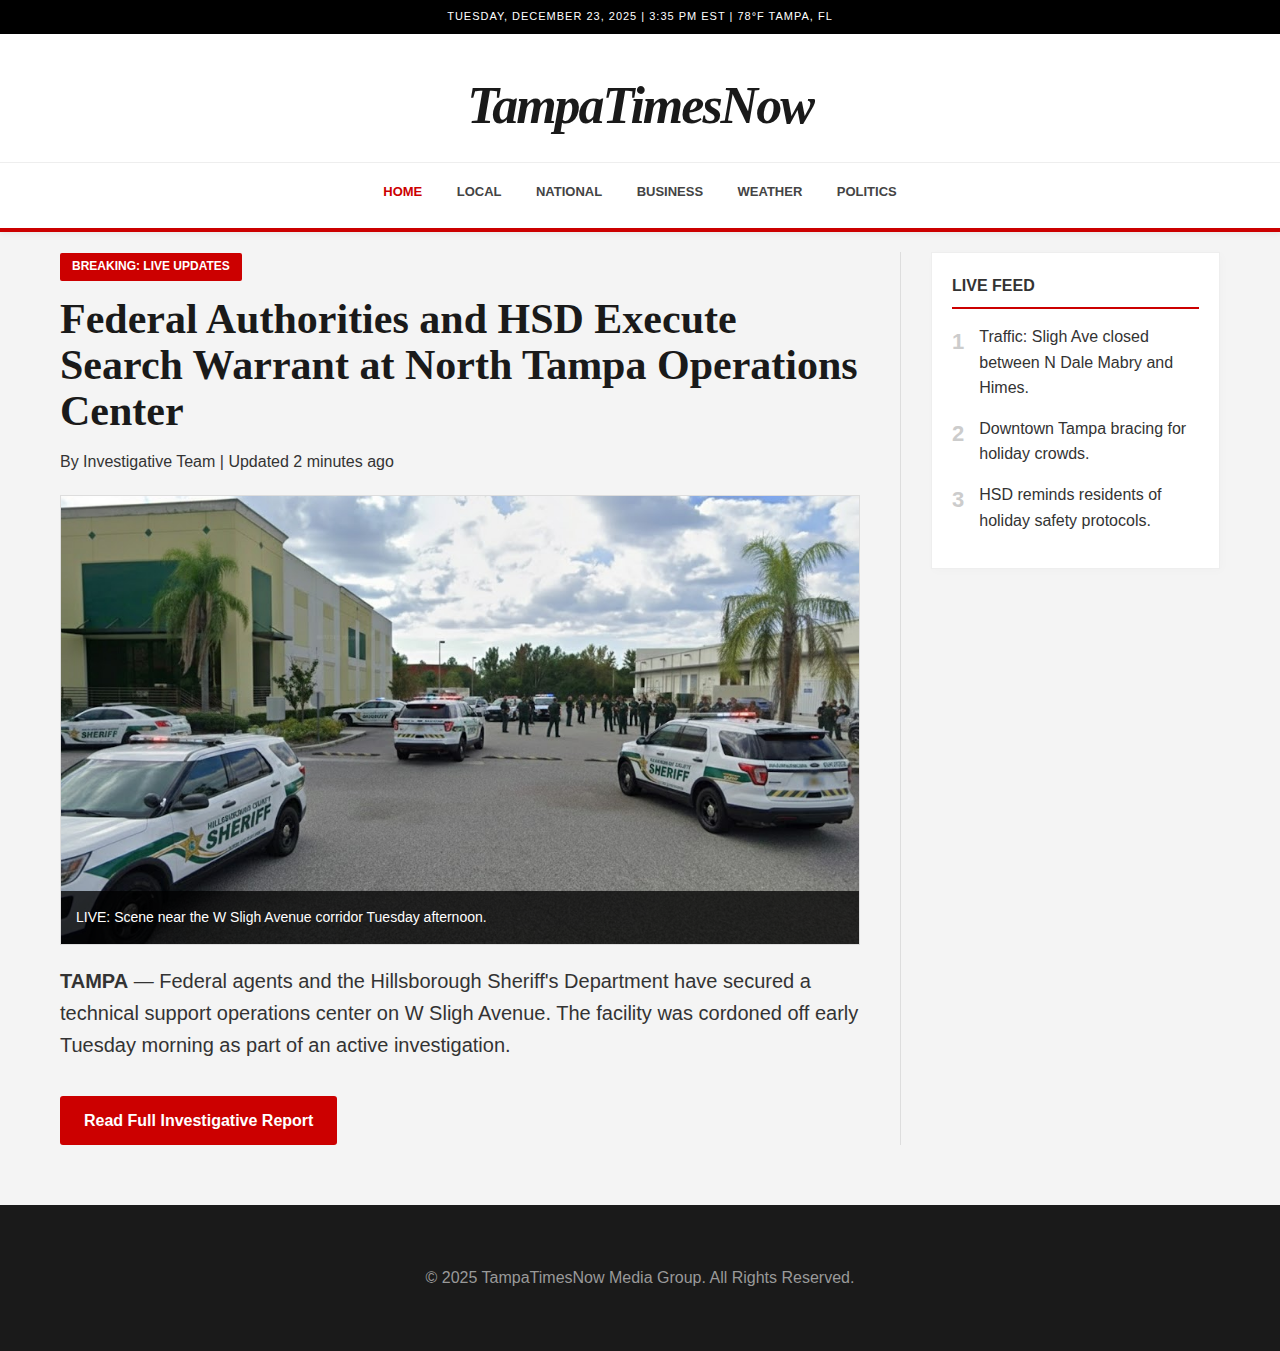
<file: index.html>
<!DOCTYPE html>
<html lang="en">
<head>
    <meta charset="UTF-8">
    <meta name="viewport" content="width=device-width, initial-scale=1.0">
    <title>TampaTimesNow | Breaking News, Weather, and Local Updates</title>
    <link rel="stylesheet" href="style.css">
</head>
<body>
    <div class="top-bar">
        <p>Tuesday, December 23, 2025 | 3:35 PM EST | 78°F Tampa, FL</p>
    </div>

    <header>
        <div class="logo">TampaTimesNow</div>
        <nav>
            <ul>
                <li><a href="index.html" class="active">Home</a></li>
                <li><a href="local.html">Local</a></li>
                <li><a href="national.html">National</a></li>
                <li><a href="business.html">Business</a></li>
                <li><a href="weather.html">Weather</a></li>
                <li><a href="politics.html">Politics</a></li>
            </ul>
        </nav>
    </header>

    <main class="container">
        <section class="hero">
            <div class="breaking-badge">BREAKING: LIVE UPDATES</div>
            <h1>Federal Authorities and HSD Execute Search Warrant at North Tampa Operations Center</h1>
            <p class="byline">By Investigative Team | Updated 2 minutes ago</p>
            
            <div class="hero-image" style="background-image: url('picture.jpg'); background-size: cover; background-position: center;">
                <div class="image-overlay">
                    <p>LIVE: Scene near the W Sligh Avenue corridor Tuesday afternoon.</p>
                </div>
            </div>

            <p class="lead-text">
                <strong>TAMPA</strong> — Federal agents and the Hillsborough Sheriff's Department have secured a technical support operations center on W Sligh Avenue. The facility was cordoned off early Tuesday morning as part of an active investigation.
            </p>
            <a href="article.html" class="read-more">Read Full Investigative Report</a>
        </section>

        <aside class="sidebar">
            <div class="sidebar-box">
                <h3>Live Feed</h3>
                <div class="trending-item">
                    <span class="rank">1</span>
                    <p>Traffic: Sligh Ave closed between N Dale Mabry and Himes.</p>
                </div>
                <div class="trending-item">
                    <span class="rank">2</span>
                    <p>Downtown Tampa bracing for holiday crowds.</p>
                </div>
                <div class="trending-item">
                    <span class="rank">3</span>
                    <p>HSD reminds residents of holiday safety protocols.</p>
                </div>
            </div>
        </aside>
    </main>

    <footer>
        <p>&copy; 2025 TampaTimesNow Media Group. All Rights Reserved.</p>
    </footer>
</body>
</html>
</file>
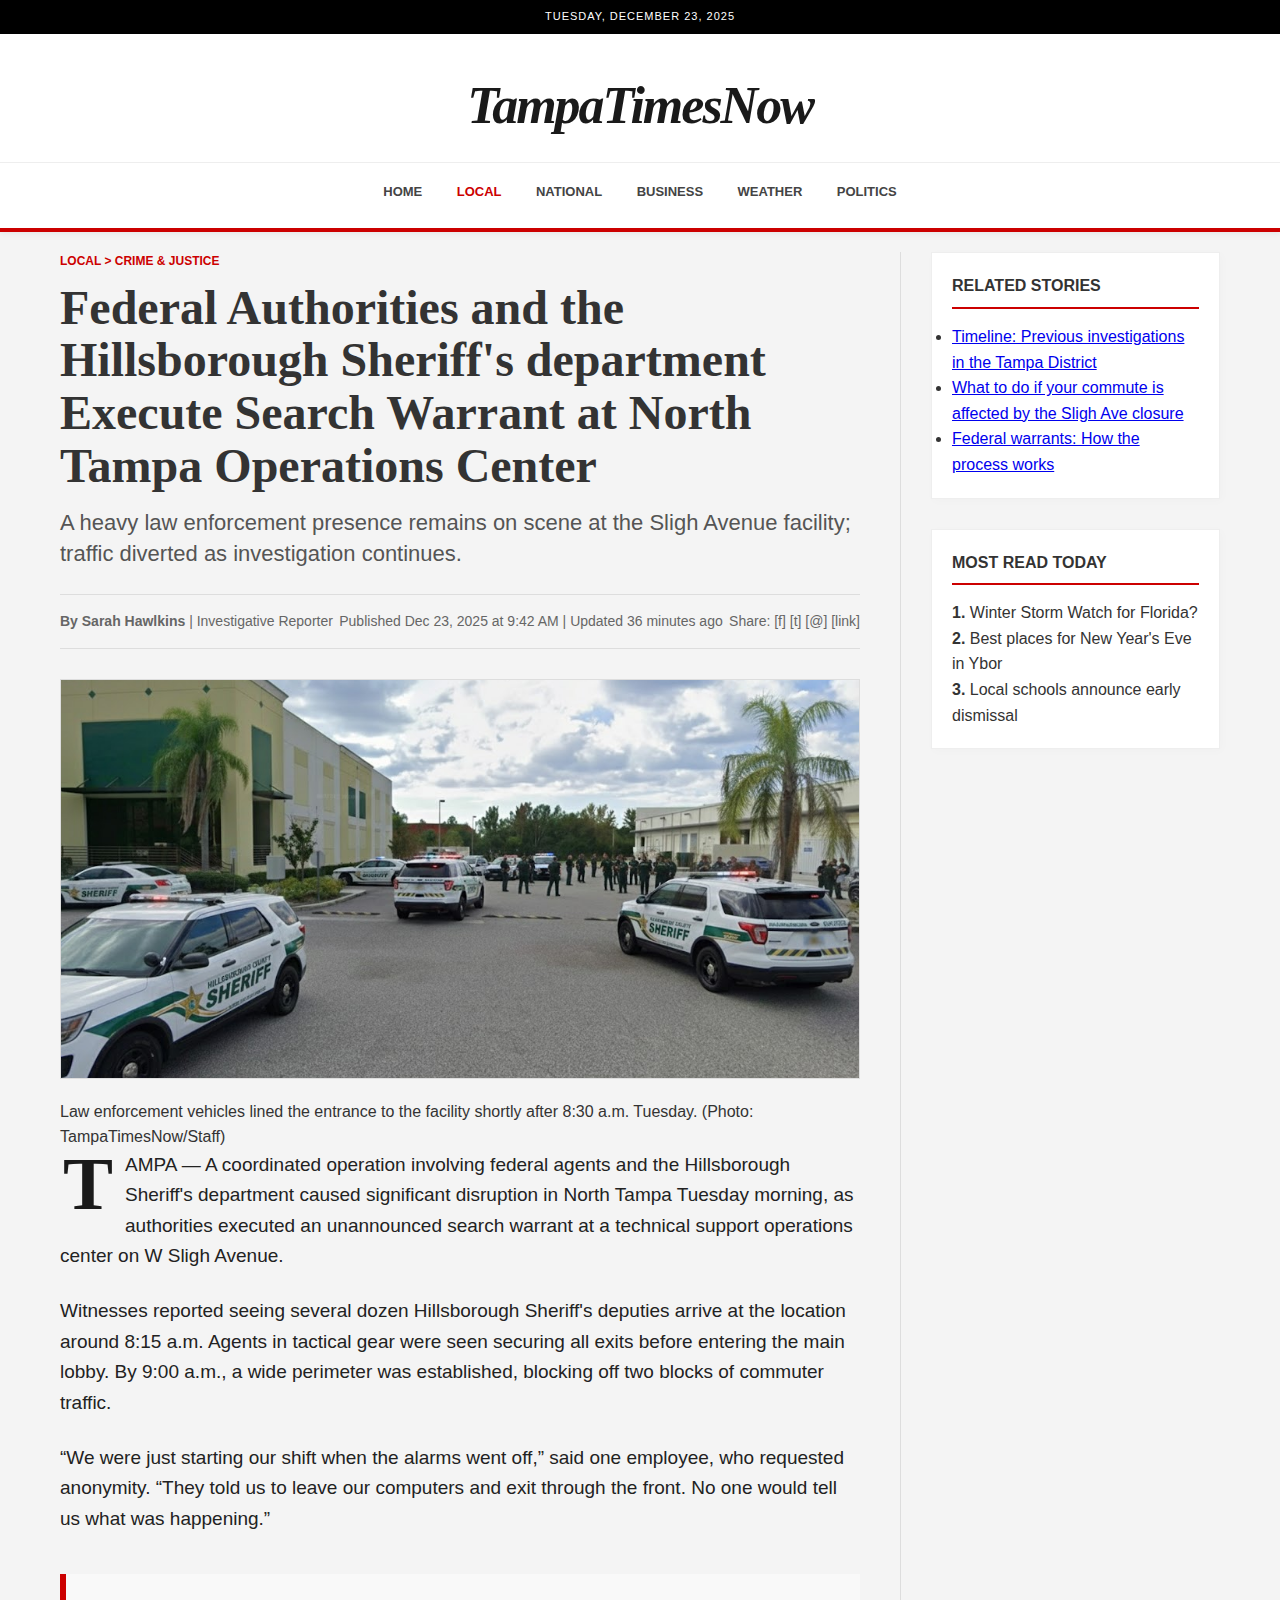
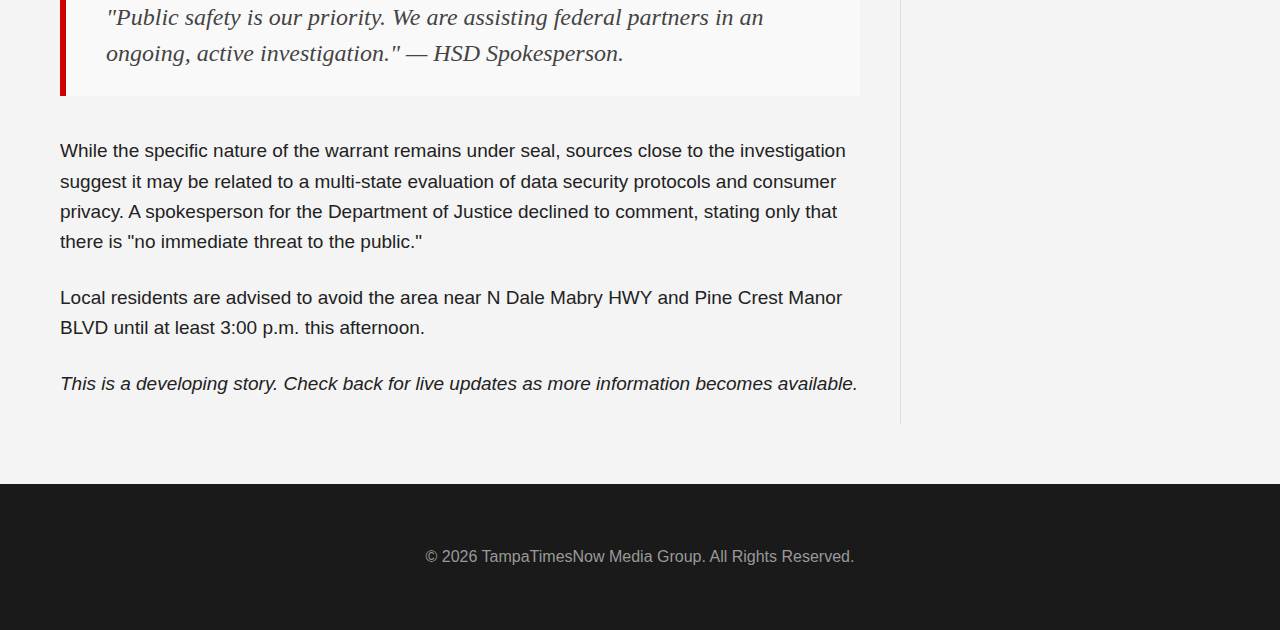
<file: article.html>
<!DOCTYPE html>
<html lang="en">
<head>
    <meta charset="UTF-8">
    <meta name="viewport" content="width=device-width, initial-scale=1.0">
    <title>Federal Raid in North Tampa: What We Know So Far | TampaTimesNow</title>
    <link rel="stylesheet" href="style.css">
</head>
<body>
    <div class="top-bar">
        <p>Tuesday, December 23, 2025</p>
    </div>

    <header>
        <div class="logo">TampaTimesNow</div>
        <nav>
            <ul>
                <li><a href="index.html">Home</a></li>
                <li><a href="local.html" class="active">Local</a></li>
                <li><a href="national.html">National</a></li>
                <li><a href="business.html">Business</a></li>
                <li><a href="weather.html">Weather</a></li>
                <li><a href="politics.html">Politics</a></li>
            </ul>
        </nav>
    </header>

    <main class="container article-layout">
        <article class="full-story">
            <nav class="breadcrumb">Local > Crime & Justice</nav>
            
            <h1 class="article-headline">Federal Authorities and the Hillsborough Sheriff's department Execute Search Warrant at North Tampa Operations Center</h1>
            <p class="article-subhead">A heavy law enforcement presence remains on scene at the Sligh Avenue facility; traffic diverted as investigation continues.</p>
            
            <div class="article-meta">
                <p><strong>By Sarah Hawlkins</strong> | Investigative Reporter</p>
                <p>Published Dec 23, 2025 at 9:42 AM | Updated 36 minutes ago</p>
                <div class="social-icons">Share: [f] [t] [@] [link]</div>
            </div>

            <figure class="main-image">
                <!-- Updated Image Section -->
                <div class="hero-image" style="height: 400px; background-image: url('picture.jpg'); background-size: cover; background-position: center;">
                </div>
                <figcaption>Law enforcement vehicles lined the entrance to the facility shortly after 8:30 a.m. Tuesday. (Photo: TampaTimesNow/Staff)</figcaption>
            </figure>

            <div class="article-body">
                <p><span class="drop-cap">T</span>AMPA — A coordinated operation involving federal agents and the Hillsborough Sheriff's department caused significant disruption in North Tampa Tuesday morning, as authorities executed an unannounced search warrant at a technical support operations center on W Sligh Avenue.</p>
                
                <p>Witnesses reported seeing several dozen Hillsborough Sheriff's deputies arrive at the location around 8:15 a.m. Agents in tactical gear were seen securing all exits before entering the main lobby. By 9:00 a.m., a wide perimeter was established, blocking off two blocks of commuter traffic.</p>
                
                <p>“We were just starting our shift when the alarms went off,” said one employee, who requested anonymity. “They told us to leave our computers and exit through the front. No one would tell us what was happening.”</p>

                <blockquote>"Public safety is our priority. We are assisting federal partners in an ongoing, active investigation." — HSD Spokesperson.</blockquote>

                <p>While the specific nature of the warrant remains under seal, sources close to the investigation suggest it may be related to a multi-state evaluation of data security protocols and consumer privacy. A spokesperson for the Department of Justice declined to comment, stating only that there is "no immediate threat to the public."</p>

                <p>Local residents are advised to avoid the area near N Dale Mabry HWY and Pine Crest Manor BLVD until at least 3:00 p.m. this afternoon.</p>
                
                <p><em>This is a developing story. Check back for live updates as more information becomes available.</em></p>
            </div>
        </article>

        <aside class="sidebar">
            <div class="sidebar-box related">
                <h3>Related Stories</h3>
                <ul>
                    <li><a href="#">Timeline: Previous investigations in the Tampa District</a></li>
                    <li><a href="#">What to do if your commute is affected by the Sligh Ave closure</a></li>
                    <li><a href="#">Federal warrants: How the process works</a></li>
                </ul>
            </div>
            <div class="sidebar-box most-read">
                <h3>Most Read Today</h3>
                <p><strong>1.</strong> Winter Storm Watch for Florida?</p>
                <p><strong>2.</strong> Best places for New Year's Eve in Ybor</p>
                <p><strong>3.</strong> Local schools announce early dismissal</p>
            </div>
        </aside>
    </main>

    <footer>
        <p>&copy; 2026 TampaTimesNow Media Group. All Rights Reserved.</p>
    </footer>
</body>
</html>
</file>
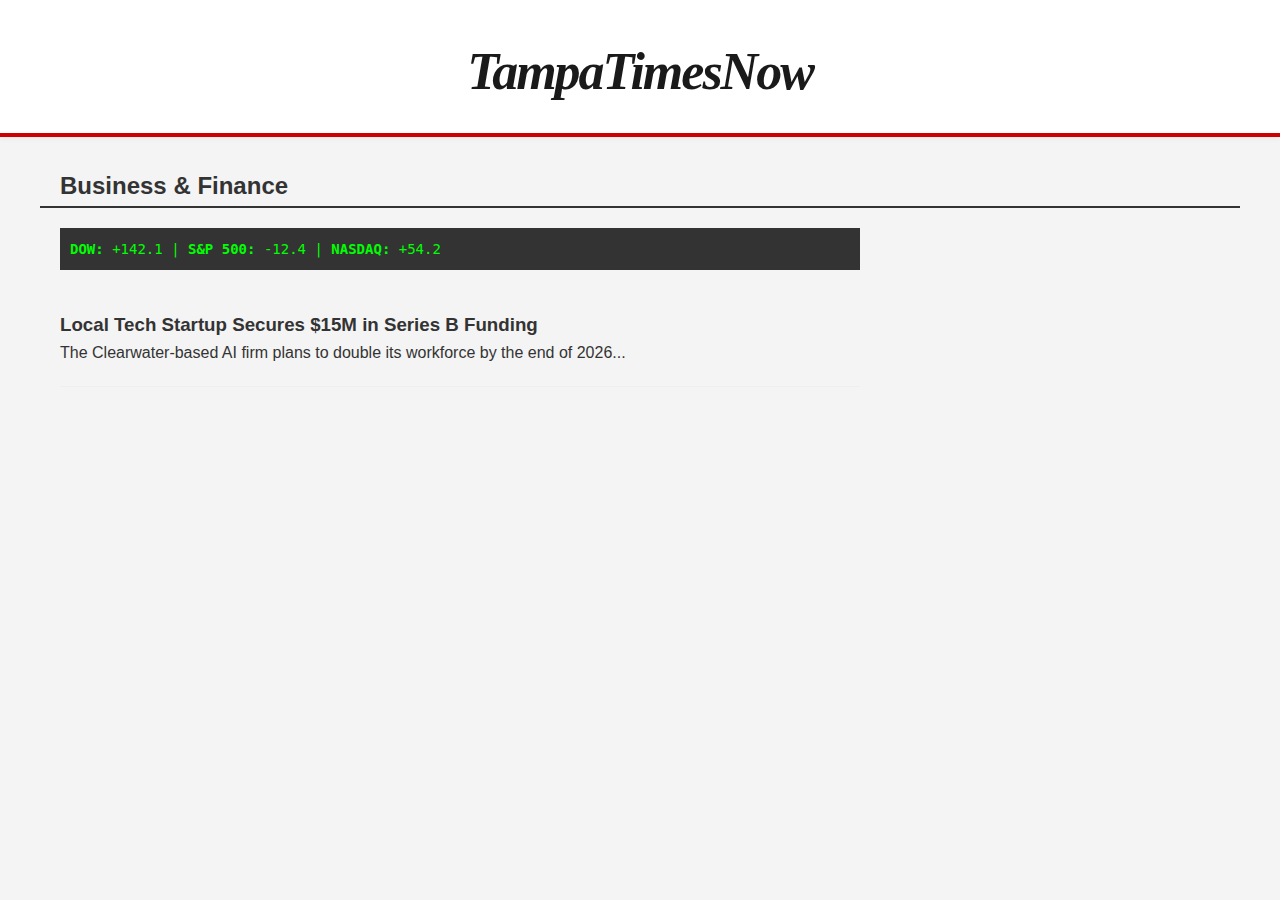
<file: business.html>
<!DOCTYPE html>
<html lang="en">
<head>
    <meta charset="UTF-8"><title>Business | TampaTimesNow</title>
    <link rel="stylesheet" href="style.css">
</head>
<body>
    <header><div class="logo">TampaTimesNow</div></header>
    <div class="section-header"><h2>Business & Finance</h2></div>
    <main class="container">
        <section class="news-list">
            <div class="market-ticker">
                <p><strong>DOW:</strong> +142.1 | <strong>S&P 500:</strong> -12.4 | <strong>NASDAQ:</strong> +54.2</p>
            </div>
            <div class="article-snippet">
                <h3>Local Tech Startup Secures $15M in Series B Funding</h3>
                <p>The Clearwater-based AI firm plans to double its workforce by the end of 2026...</p>
            </div>
        </section>
    </main>
</body>
</html>
</file>
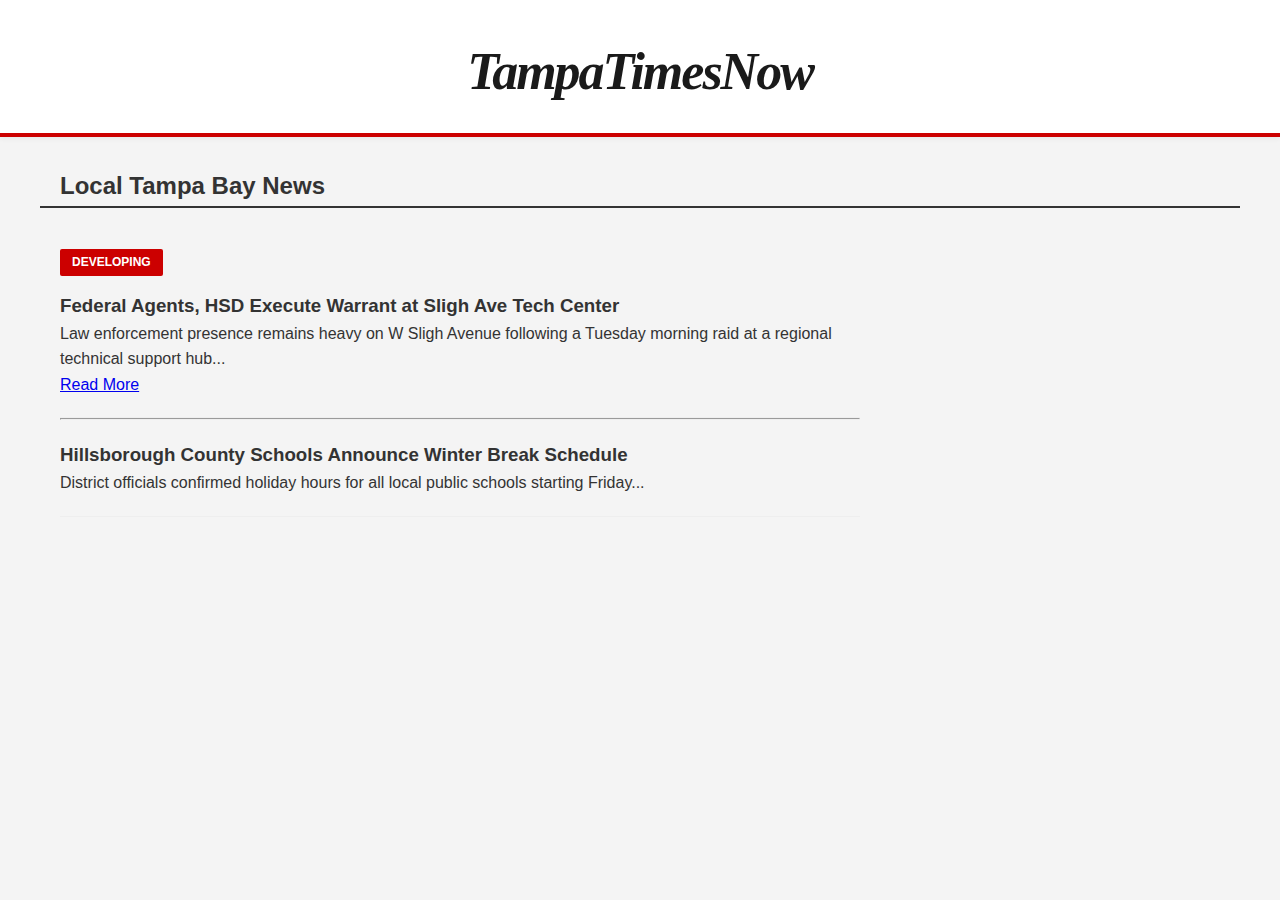
<file: local.html>
<!DOCTYPE html>
<html lang="en">
<head>
    <meta charset="UTF-8"><title>Local News | TampaTimesNow</title>
    <link rel="stylesheet" href="style.css">
</head>
<body>
    <header><div class="logo">TampaTimesNow</div></header>
    <div class="section-header"><h2>Local Tampa Bay News</h2></div>
    <main class="container">
        <section class="news-list">
            <div class="article-snippet">
                <span class="breaking-badge">DEVELOPING</span>
                <h3>Federal Agents, HSD Execute Warrant at Sligh Ave Tech Center</h3>
                <p>Law enforcement presence remains heavy on W Sligh Avenue following a Tuesday morning raid at a regional technical support hub...</p>
                <a href="article.html">Read More</a>
            </div>
            <hr>
            <div class="article-snippet">
                <h3>Hillsborough County Schools Announce Winter Break Schedule</h3>
                <p>District officials confirmed holiday hours for all local public schools starting Friday...</p>
            </div>
        </section>
    </main>
</body>
</html>
</file>
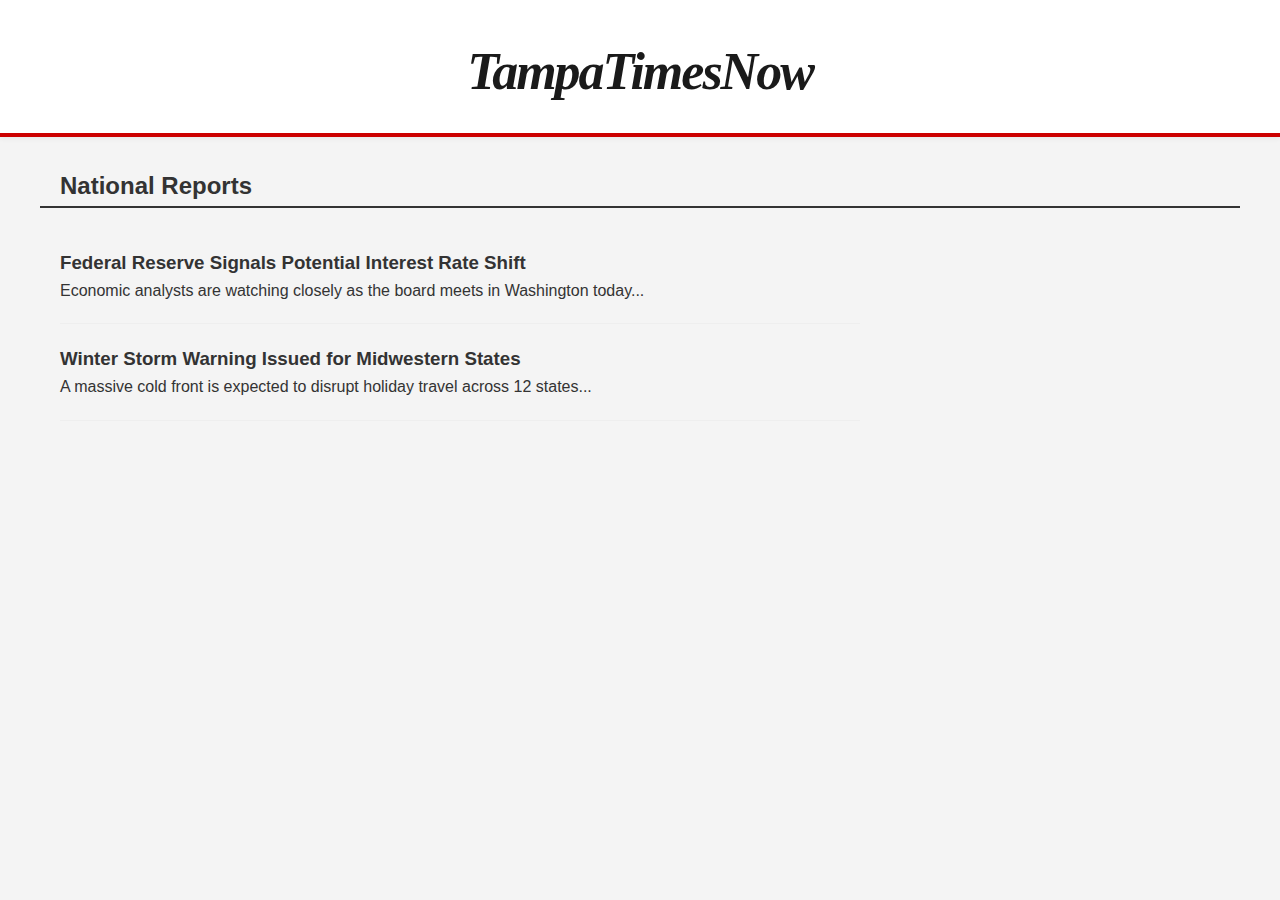
<file: national.html>
<!DOCTYPE html>
<html lang="en">
<head>
    <meta charset="UTF-8"><title>National News | TampaTimesNow</title>
    <link rel="stylesheet" href="style.css">
</head>
<body>
    <header><div class="logo">TampaTimesNow</div></header>
    <div class="section-header"><h2>National Reports</h2></div>
    <main class="container">
        <section class="news-list">
            <div class="article-snippet">
                <h3>Federal Reserve Signals Potential Interest Rate Shift</h3>
                <p>Economic analysts are watching closely as the board meets in Washington today...</p>
            </div>
            <div class="article-snippet">
                <h3>Winter Storm Warning Issued for Midwestern States</h3>
                <p>A massive cold front is expected to disrupt holiday travel across 12 states...</p>
            </div>
        </section>
    </main>
</body>
</html>
</file>
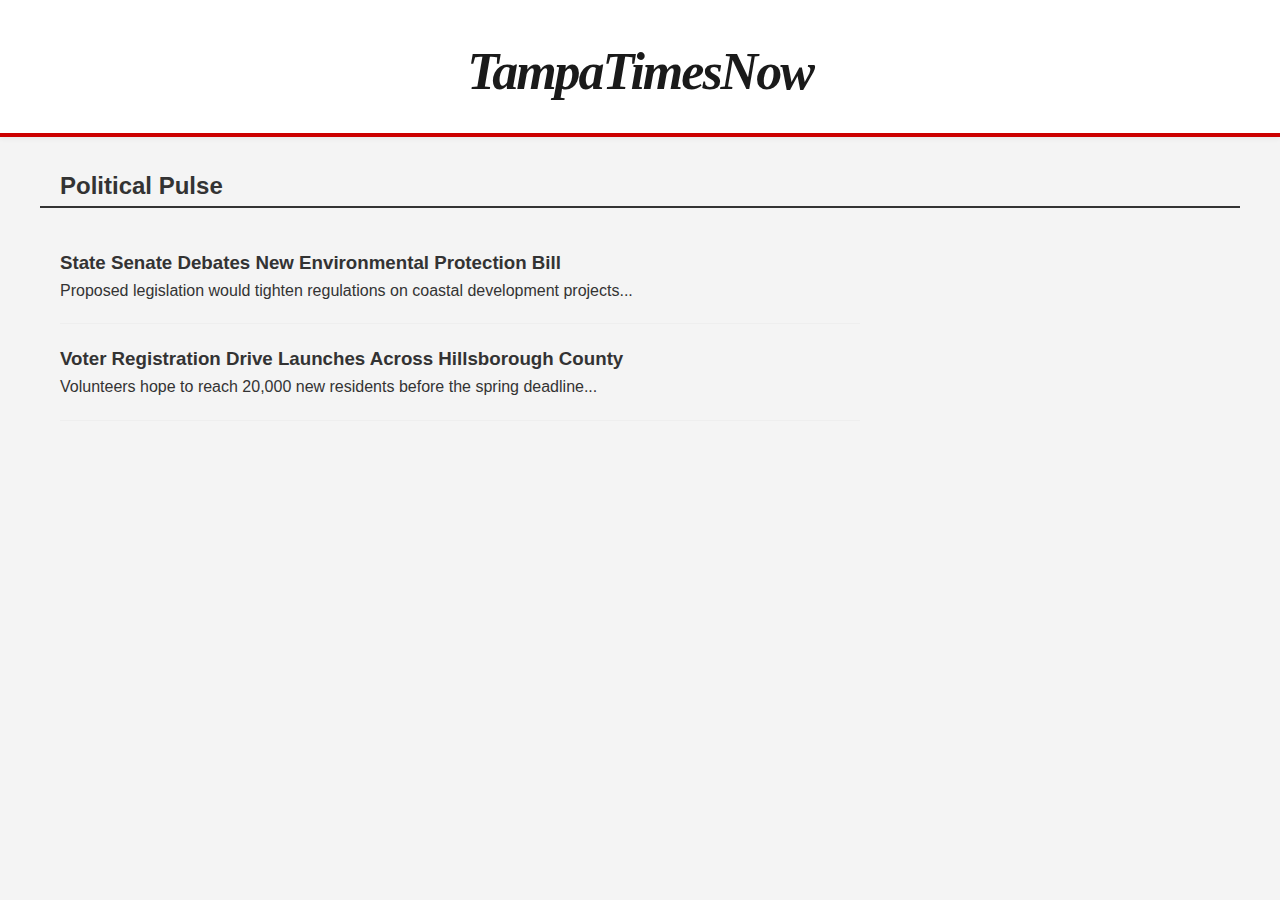
<file: politics.html>
<!DOCTYPE html>
<html lang="en">
<head>
    <meta charset="UTF-8"><title>Politics | TampaTimesNow</title>
    <link rel="stylesheet" href="style.css">
</head>
<body>
    <header><div class="logo">TampaTimesNow</div></header>
    <div class="section-header"><h2>Political Pulse</h2></div>
    <main class="container">
        <section class="news-list">
            <div class="article-snippet">
                <h3>State Senate Debates New Environmental Protection Bill</h3>
                <p>Proposed legislation would tighten regulations on coastal development projects...</p>
            </div>
            <div class="article-snippet">
                <h3>Voter Registration Drive Launches Across Hillsborough County</h3>
                <p>Volunteers hope to reach 20,000 new residents before the spring deadline...</p>
            </div>
        </section>
    </main>
</body>
</html>
</file>
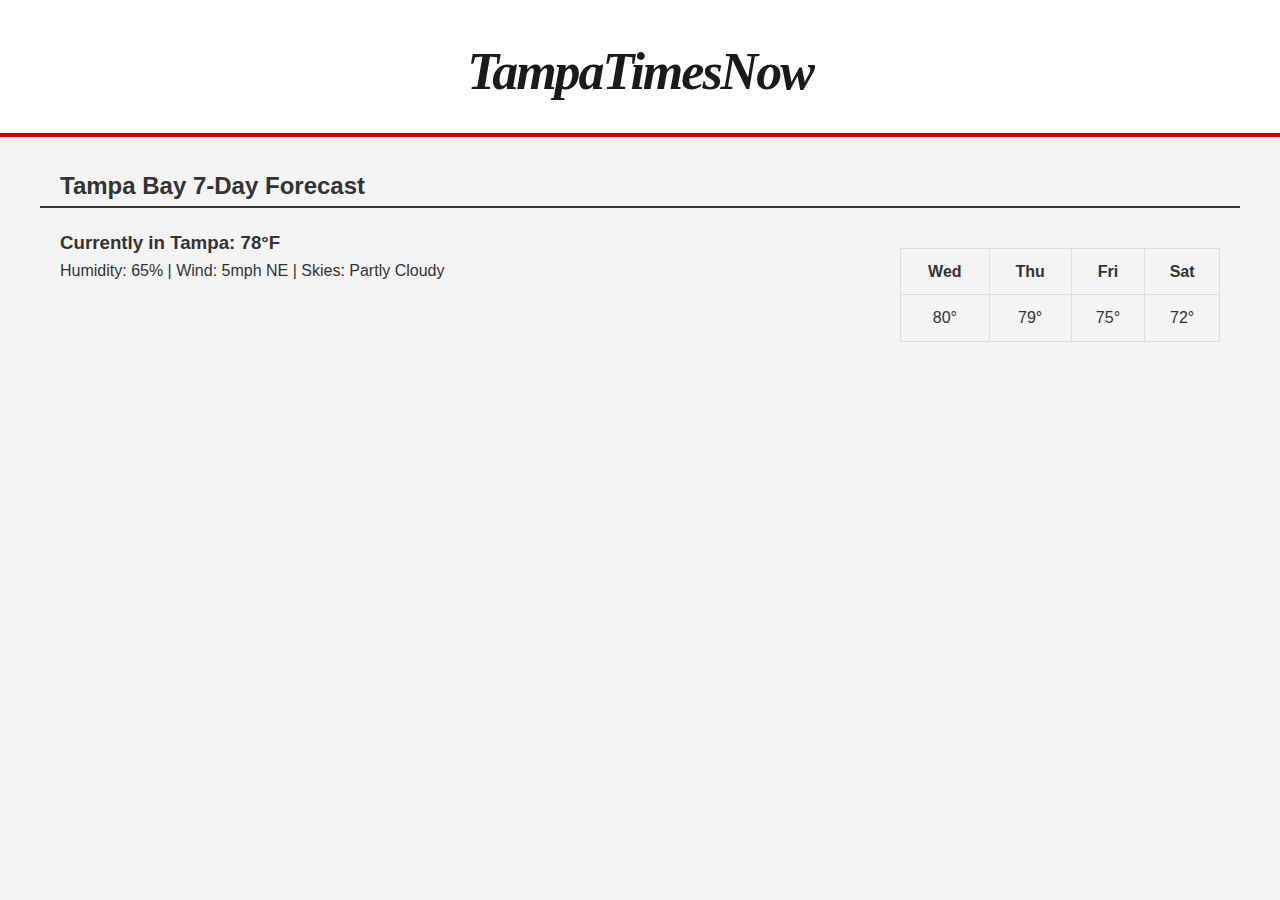
<file: weather.html>
<!DOCTYPE html>
<html lang="en">
<head>
    <meta charset="UTF-8"><title>Weather | TampaTimesNow</title>
    <link rel="stylesheet" href="style.css">
</head>
<body>
    <header><div class="logo">TampaTimesNow</div></header>
    <div class="section-header"><h2>Tampa Bay 7-Day Forecast</h2></div>
    <main class="container">
        <div class="current-weather">
            <h3>Currently in Tampa: 78°F</h3>
            <p>Humidity: 65% | Wind: 5mph NE | Skies: Partly Cloudy</p>
        </div>
        <table class="forecast-table">
            <tr><th>Wed</th><th>Thu</th><th>Fri</th><th>Sat</th></tr>
            <tr><td>80°</td><td>79°</td><td>75°</td><td>72°</td></tr>
        </table>
    </main>
</body>
</html>
</file>
<file: style.css>
/* =========================================
   1. GLOBAL STYLES & RESET
   ========================================= */
* {
    box-sizing: border-box;
    margin: 0;
    padding: 0;
}

body {
    font-family: 'Helvetica Neue', Helvetica, Arial, sans-serif;
    background-color: #f4f4f4;
    color: #333;
    line-height: 1.6;
}

.container {
    display: grid;
    grid-template-columns: 2.5fr 1fr; /* Main content vs Sidebar */
    gap: 40px;
    max-width: 1200px;
    margin: 20px auto;
    padding: 0 20px;
}

/* =========================================
   2. HEADER & NAVIGATION
   ========================================= */
.top-bar {
    background: #000;
    color: #fff;
    font-size: 11px;
    padding: 8px 20px;
    text-transform: uppercase;
    letter-spacing: 1px;
    text-align: center;
}

header {
    background: white;
    border-bottom: 4px solid #cc0000; /* Primary News Red */
    padding: 30px 0 10px 0;
    text-align: center;
    box-shadow: 0 2px 5px rgba(0,0,0,0.05);
}

.logo {
    font-family: 'Georgia', serif;
    font-size: 52px;
    font-weight: 900;
    font-style: italic;
    letter-spacing: -2px;
    color: #1a1a1a;
    text-transform: none;
    margin-bottom: 10px;
}

nav ul {
    list-style: none;
    padding: 15px 0;
    border-top: 1px solid #eee;
    margin-top: 15px;
}

nav ul li {
    display: inline;
    margin: 0 15px;
}

nav ul li a {
    text-decoration: none;
    color: #444;
    font-weight: bold;
    font-size: 13px;
    text-transform: uppercase;
    transition: color 0.2s;
}

nav ul li a:hover, nav ul li a.active {
    color: #cc0000;
}

/* =========================================
   3. COMPONENTS (Badges, Buttons, etc.)
   ========================================= */
.breaking-badge {
    background: #cc0000;
    color: white;
    display: inline-block;
    padding: 4px 12px;
    font-weight: bold;
    font-size: 12px;
    margin-bottom: 15px;
    border-radius: 2px;
}

.read-more {
    background: #cc0000;
    color: white;
    text-decoration: none;
    padding: 12px 24px;
    font-weight: bold;
    border-radius: 3px;
    display: inline-block;
    margin-top: 10px;
    transition: background 0.2s;
}

.read-more:hover {
    background: #990000;
}

/* =========================================
   4. HOME & SECTION LAYOUTS
   ========================================= */
.hero h1 {
    font-family: 'Georgia', serif;
    font-size: 42px;
    line-height: 1.1;
    margin-bottom: 15px;
    color: #1a1a1a;
}

.hero-image {
    width: 100%;
    height: 450px;
    background: #333;
    display: flex;
    align-items: flex-end;
    margin: 20px 0;
    border: 1px solid #ddd;
    position: relative;
}

.image-overlay {
    background: rgba(0, 0, 0, 0.75);
    color: white;
    padding: 15px;
    width: 100%;
    font-size: 14px;
}

.lead-text {
    font-size: 20px;
    line-height: 1.6;
    color: #333;
    margin-bottom: 25px;
}

/* For Local, Business, etc. */
.section-header {
    max-width: 1200px;
    margin: 30px auto 10px;
    padding: 0 20px;
    border-bottom: 2px solid #333;
}

.article-snippet {
    padding: 20px 0;
    border-bottom: 1px solid #eee;
}

/* =========================================
   5. ARTICLE PAGE TYPOGRAPHY
   ========================================= */
.breadcrumb {
    font-size: 12px;
    color: #cc0000;
    text-transform: uppercase;
    margin-bottom: 10px;
    font-weight: bold;
}

.article-headline {
    font-family: 'Georgia', serif;
    font-size: 48px;
    line-height: 1.1;
    margin-bottom: 15px;
}

.article-subhead {
    font-size: 22px;
    color: #555;
    margin-bottom: 25px;
    line-height: 1.4;
    font-weight: 300;
}

.article-meta {
    border-top: 1px solid #ddd;
    border-bottom: 1px solid #ddd;
    padding: 15px 0;
    margin-bottom: 30px;
    font-size: 14px;
    color: #666;
    display: flex;
    justify-content: space-between;
}

/* THE DROP CAP (First letter of article) */
.drop-cap {
    float: left;
    font-size: 75px;
    line-height: 60px;
    padding-top: 4px;
    padding-right: 12px;
    padding-left: 3px;
    font-family: 'Georgia', serif;
    font-weight: bold;
    color: #1a1a1a;
}

.article-body p {
    font-size: 19px;
    margin-bottom: 25px;
    color: #222;
}

/* THE PULL QUOTE / BLOCKQUOTE */
blockquote {
    border-left: 6px solid #cc0000;
    padding: 25px 40px;
    margin: 40px 0;
    background: #f9f9f9;
    font-style: italic;
    font-family: 'Georgia', serif;
    font-size: 24px;
    line-height: 1.5;
    color: #444;
}

/* =========================================
   6. SIDEBAR WIDGETS
   ========================================= */
.sidebar {
    border-left: 1px solid #ddd;
    padding-left: 30px;
}

.sidebar-box {
    background: white;
    border: 1px solid #eee;
    padding: 20px;
    margin-bottom: 30px;
    box-shadow: 2px 2px 10px rgba(0,0,0,0.02);
}

.sidebar-box h3 {
    font-size: 16px;
    text-transform: uppercase;
    border-bottom: 2px solid #cc0000;
    padding-bottom: 8px;
    margin-bottom: 15px;
}

.trending-item {
    display: flex;
    margin-bottom: 15px;
}

.rank {
    font-size: 22px;
    font-weight: bold;
    color: #ccc;
    margin-right: 15px;
}

.weather-preview {
    background: #e3f2fd; /* Soft blue */
    border-top: 4px solid #2196f3;
}

/* =========================================
   7. PAGE-SPECIFIC EXTRAS (Weather, Business)
   ========================================= */
.forecast-table {
    width: 100%;
    text-align: center;
    border-collapse: collapse;
    margin-top: 20px;
}

.forecast-table th, .forecast-table td {
    padding: 10px;
    border: 1px solid #ddd;
}

.market-ticker {
    background: #333;
    color: #00ff00; /* Green stock text */
    padding: 10px;
    font-family: monospace;
    margin-bottom: 20px;
    font-size: 14px;
}

/* =========================================
   8. FOOTER
   ========================================= */
footer {
    background: #1a1a1a;
    color: #999;
    text-align: center;
    padding: 60px 20px;
    margin-top: 60px;
}

.footer-content p {
    font-size: 12px;
    margin-bottom: 10px;
}
</file>
